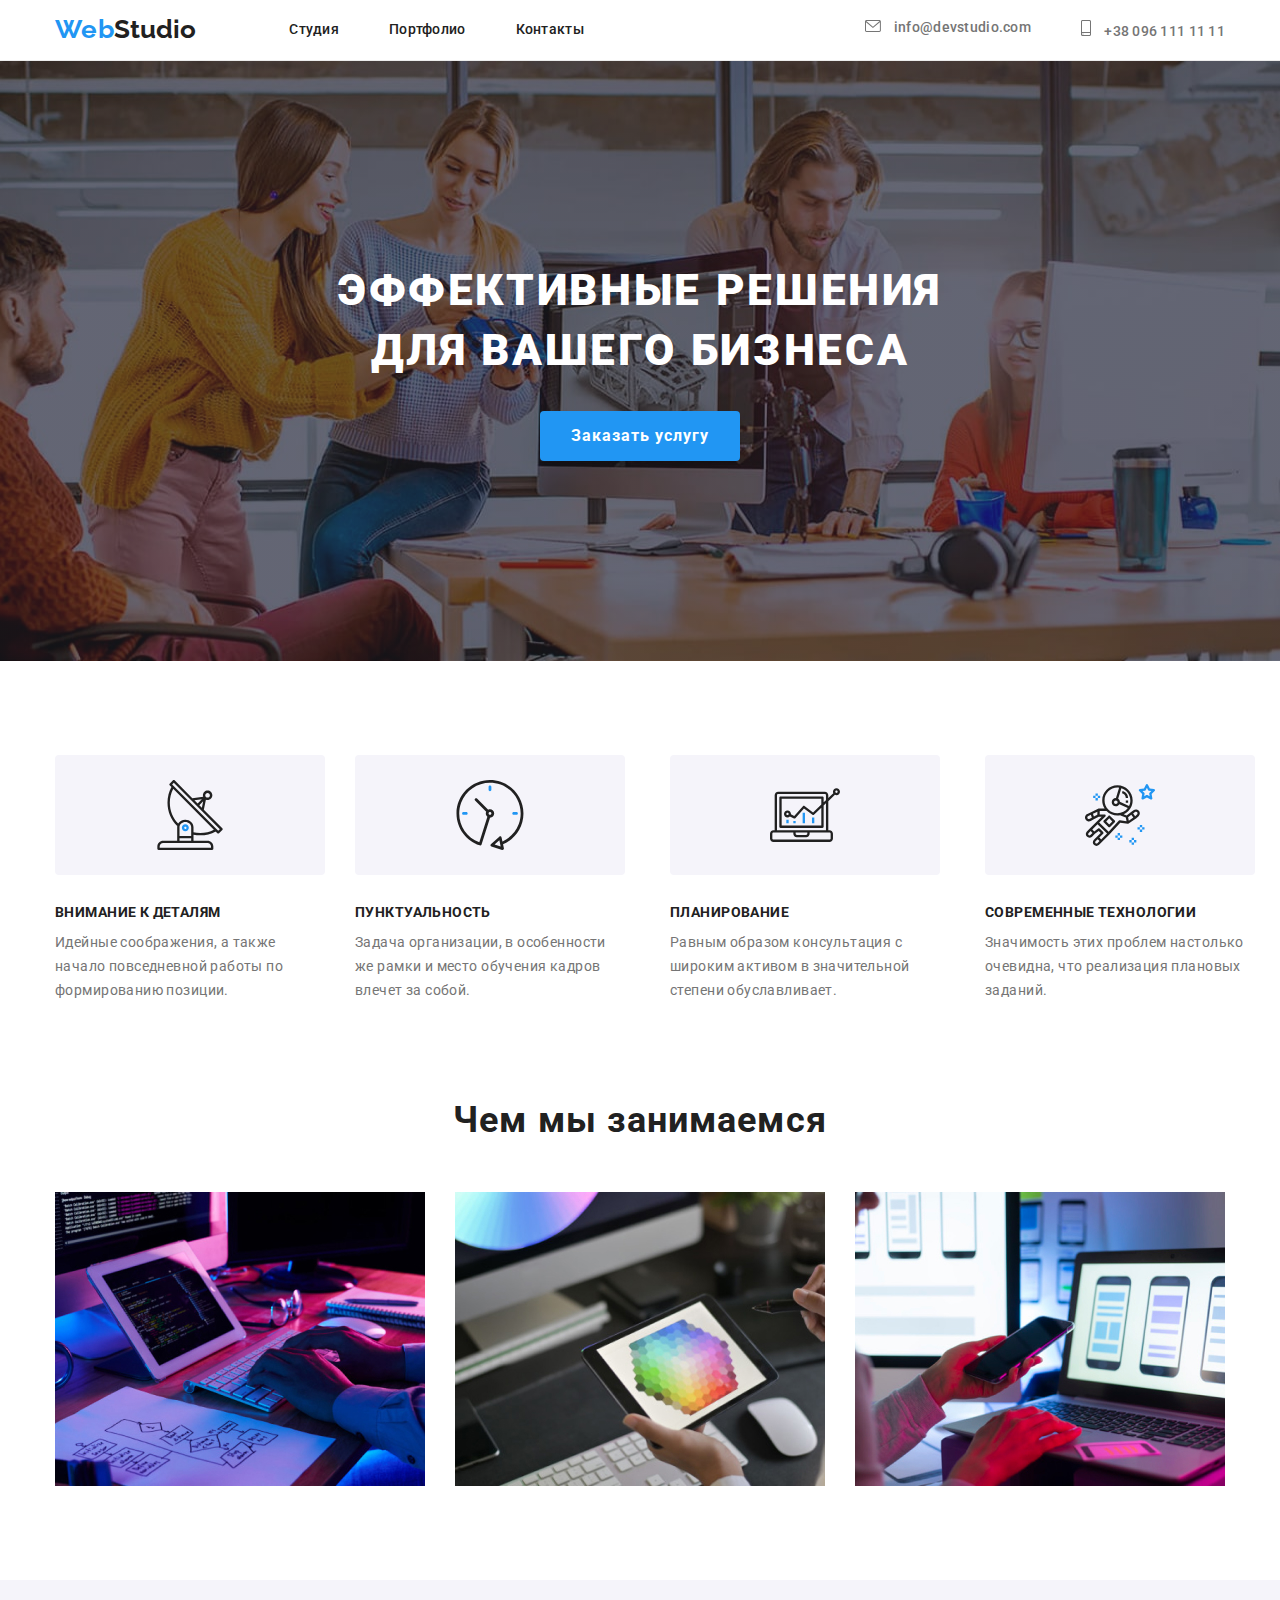
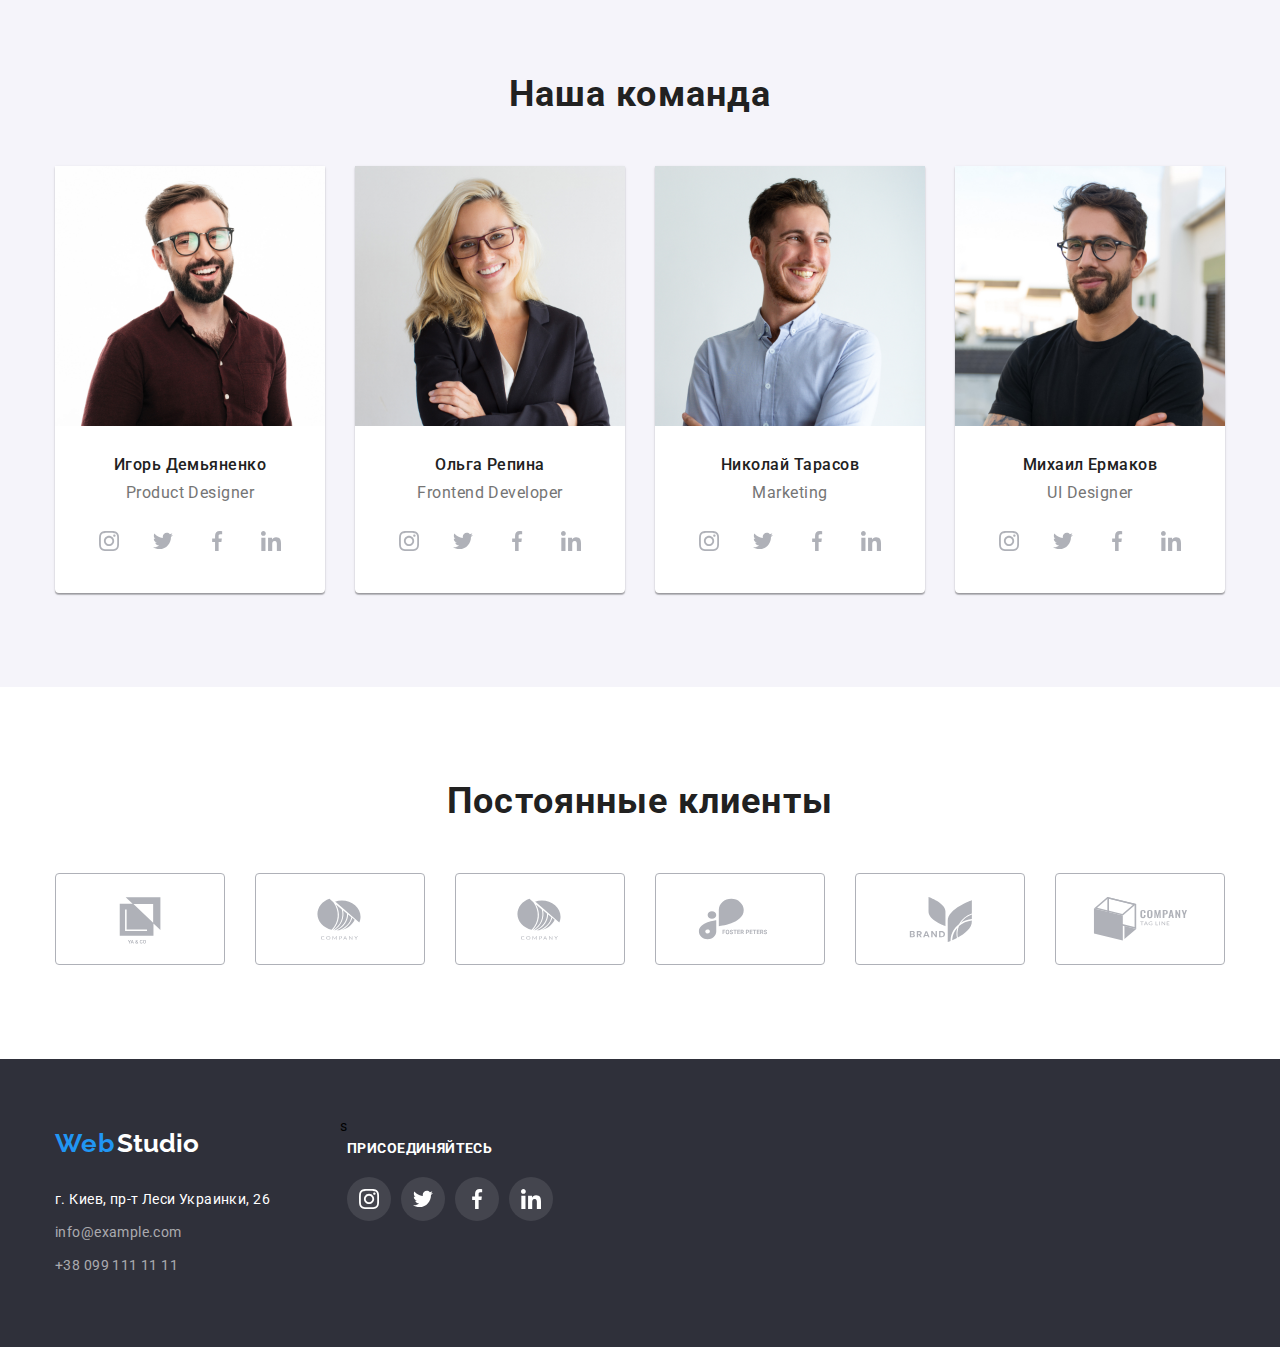
<file: index.html>
<!DOCTYPE html>
<html lang="ru">
  <head>
    <meta charset="UTF-8" />
    <meta http-equiv="X-UA-Compatible" content="IE=edge" />
    <meta name="viewport" content="width=device-width, initial-scale=1.0" />
    <link rel="preconnect" href="https://fonts.googleapis.com" />
    <link rel="preconnect" href="https://fonts.gstatic.com" crossorigin />

    <link rel="preconnect" href="https://fonts.googleapis.com" />
    <link rel="preconnect" href="https://fonts.gstatic.com" crossorigin />
    <link
      href="https://fonts.googleapis.com/css2?family=Roboto:wght@400;500;700;900&display=swap"
      rel="stylesheet"
    />
    <link rel="preconnect" href="https://fonts.googleapis.com" />
    <link rel="preconnect" href="https://fonts.gstatic.com" crossorigin />
    <link
      href="https://fonts.googleapis.com/css2?family=Raleway:wght@700&display=swap"
      rel="stylesheet"
    />

    <link rel="stylesheet" href="./styles.css/style.css" />
    <link rel="stylesheet" href="./styles.css/normalize.css" />
    <title>html1</title>
  </head>
  <body>
    <header class="header">
      <div class="conteiner">
        <a class="haeder-logo logo" lang="en" href=""
          ><span class="header_logo_text-web">Web</span
          ><span class="header_logo_text-studio">Studio</span>
        </a>
        <nav class="header-nav">
          <ul class="header-nav-list">
            <li class="header-nav-list-item">
              <a class="header-nav-list-item-link" href="index.html">Студия</a>
            </li>
            <li class="header-nav-list-item">
              <a class="header-nav-list-item-link" href="portfolio.html"
                >Портфолио</a
              >
            </li>
            <li class="header-nav-list-item">
              <a class="header-nav-list-item-link" href="">Контакты</a>
            </li>
          </ul>
        </nav>

        <div class="header-contacts">
          <ul class="header-list_contacts">
            <li class="header-list_contacts-item">
              <a
                class="header-list_contacts-item-link"
                href="mailto:info@devstudio.com"
              >
                <svg
                  class="header-list_contacts-item-link-icon-tell"
                  width="16"
                  height="12"
                >
                  <use
                    class="header-list_contacts-item-link-icon-tell_img"
                    href="./images/main/header/contacts-icon/symbol-defs.svg#icon-email"
                  ></use>
                </svg>
                info@devstudio.com
              </a>
            </li>
            <li class="header-list_contacts-item">
              <a class="header-list_contacts-item-link" href="tel:+380961111111"
                ><svg
                  class="header-list_contacts-item-link-icon-tell"
                  width="10"
                  height="16"
                >
                  <use
                    href="./images/main/header/contacts-icon/symbol-defs.svg#icon-smartphone"
                  ></use>
                </svg>
                +38 096 111 11 11
              </a>
            </li>
          </ul>
        </div>
      </div>
    </header>

    <main class="main">
      <section class="main-section_effect_bussines">
        <div class="conteiner">
          <h1 class="main-section_effect_bussines-title">
            Эффективные решения для вашего бизнеса
          </h1>
          <button class="main-section_effect_bussines-button" type="button">
            Заказать услугу
          </button>
        </div>
      </section>

      <section class="main_section">
        <div class="conteiner">
          <ul class="main_section-list">
            <li class="main_section-item">
              <div class="main-section-img_conteiner">
                <svg
                  class="main-section-img"
                  width="70"
                  height="70"
                  
                >
                  <use
                    href="./images/main/perspectives/symbol-defs.svg#icon-antenna1"
                  ></use>
                </svg>
              </div>

              <h3 class="main_section-title">Внимание к деталям</h3>
              <p class="main_section-text">
                Идейные соображения, а также начало повседневной работы по
                формированию позиции.
              </p>
            </li>
            <li class="main_section-item">             
          <ul class="main_section-list">
            <li class="main_section-item">
              <div class="main-section-img_conteiner">
                <svg
                  class="main-section-img"
                  width="70"
                  height="70"
                  
                >
                  <use
                    href="./images/main/perspectives/symbol-defs.svg#icon-clock2"
                  ></use>
                </svg>
              </div>
              <h3 class="main_section-title">Пунктуальность</h3>
              <p class="main_section-text">
                Задача организации, в особенности же рамки и место обучения
                кадров влечет за собой.
              </p>
            </li>
            <li class="main_section-item">
              <div class="conteiner">
          <ul class="main_section-list">
            <li class="main_section-item">
              <div class="main-section-img_conteiner">
                <svg
                  class="main-section-img"
                  width="70"
                  height="70"
                  
                >
                  <use
                    href="./images/main/perspectives/symbol-defs.svg#icon-diagrama3"
                  ></use>
                </svg>
              </div>
              <h3 class="main_section-title">Планирование</h3>
              <p class="main_section-text">
                Равным образом консультация с широким активом в значительной
                степени обуславливает.
              </p>
            </li>
            <li class="main_section-item">
              <div class="conteiner">
          <ul class="main_section-list">
            <li class="main_section-item">
              <div class="main-section-img_conteiner">
                <svg
                  class="main-section-img"
                  width="70"
                  height="70"
                  
                >
                  <use
                    href="./images/main/perspectives/symbol-defs.svg#icon-astronaut4"
                  ></use>
                </svg>
              </div>
              <h3 class="main_section-title">Современные технологии</h3>
              <p class="main_section-text">
                Значимость этих проблем настолько очевидна, что реализация
                плановых заданий.
              </p>
            </li>
          </ul>
        </div>
      </section>
      <section class="products">
        <div class="conteiner">
          <h2 class="products-title">Чем мы занимаемся</h2>
          <ul class="products-list">
            <li class="products-item">
              <img
                class="preducts-item-img"
                src="./images/section1/img.jpg"
                alt="картинка"
                width="370"
              />
            </li>
            <li class="products-item">
              <img
                class="products-item-img"
                src="./images/section1/img2.jpg"
                alt="картинка"
                width="370"
              />
            </li>
            <li class="products-item">
              <img
                class="products-item-img"
                src="./images/section1/img3.jpg"
                alt="картинка"
                width="370"
              />
            </li>
          </ul>
        </div>
      </section>

      <section class="command">
        <div class="conteiner">
          <h2 class="command-title_section">Наша команда</h2>
          <ul class="command-list">
            <li class="command-item">
              <img
                class="command-img"
                src="./images/commands/img.jpg"
                width="270"
                alt="Фото команды"
              />
              <div class="command-title_text">
                <h3 class="command-title">Игорь Демьяненко</h3>
                <p class="command-text">Product Designer</p>
                <ul class="command-soc-list">
                  <li class="command-soc-item">
                    <a class="command-soc-link" href="">
                      <svg class="command-soc-icon" width="20" height="20">
                        <use
                          href="./images/main/icon_soc/symbol-defs.svg#icon-instagram"
                        ></use>
                      </svg>
                    </a>
                  </li>
                  <li class="command-soc-item">
                    <a class="command-soc-link" href="">
                      <svg class="command-soc-icon" width="20" height="20">
                        <use
                          href="./images/main/icon_soc/symbol-defs.svg#icon-twitter"
                        ></use>
                      </svg>
                    </a>
                  </li>
                  <li class="command-soc-item">
                    <a class="command-soc-link" href="">
                      <svg class="command-soc-icon" width="20" height="20">
                        <use
                          href="./images/main/icon_soc/symbol-defs.svg#icon-facebook"
                        ></use>
                      </svg>
                    </a>
                  </li>
                  <li class="command-soc-item">
                    <a class="command-soc-link" href="">
                      <svg class="command-soc-icon" width="20" height="20">
                        <use
                          href="./images/main/icon_soc/symbol-defs.svg#icon-linkedin"
                        ></use>
                      </svg>
                    </a>
                  </li>
                </ul>
              </div>
            </li>
            <li class="command-item">
              <img
                class="command-img"
                src="./images/commands/img1.jpg"
                width="270"
                alt="Фото команды"
              />
              <div class="command-title_text">
                <h3 class="command-title">Ольга Репина</h3>
                <p class="command-text">Frontend Developer</p>
                <ul class="command-soc-list">
                  <li class="command-soc-item">
                    <a class="command-soc-link" href="">
                      <svg class="command-soc-icon" width="20" height="20">
                        <use
                          href="./images/main/icon_soc/symbol-defs.svg#icon-instagram"
                        ></use>
                      </svg>
                    </a>
                  </li>
                  <li class="command-soc-item">
                    <a class="command-soc-link" href="">
                      <svg class="command-soc-icon" width="20" height="20">
                        <use
                          href="./images/main/icon_soc/symbol-defs.svg#icon-twitter"
                        ></use>
                      </svg>
                    </a>
                  </li>
                  <li class="command-soc-item">
                    <a class="command-soc-link" href="">
                      <svg class="command-soc-icon" width="20" height="20">
                        <use
                          href="./images/main/icon_soc/symbol-defs.svg#icon-facebook"
                        ></use>
                      </svg>
                    </a>
                  </li>
                  <li class="command-soc-item">
                    <a class="command-soc-link" href="">
                      <svg class="command-soc-icon" width="20" height="20">
                        <use
                          href="./images/main/icon_soc/symbol-defs.svg#icon-linkedin"
                        ></use>
                      </svg>
                    </a>
                  </li>
                </ul>
              </div>
            </li>
            <li class="command-item">
              <img
                class="command-img"
                src="./images/commands/img2.jpg"
                width="270"
                alt="Фото команды"
              />
              <div class="command-title_text">
                <h3 class="command-title">Николай Тарасов</h3>
                <p class="command-text">Marketing</p>
                <ul class="command-soc-list">
                  <li class="command-soc-item">
                    <a class="command-soc-link" href="">
                      <svg class="command-soc-icon" width="20" height="20">
                        <use
                          href="./images/main/icon_soc/symbol-defs.svg#icon-instagram"
                        ></use>
                      </svg>
                    </a>
                  </li>
                  <li class="command-soc-item">
                    <a class="command-soc-link" href="">
                      <svg class="command-soc-icon" width="20" height="20">
                        <use
                          href="./images/main/icon_soc/symbol-defs.svg#icon-twitter"
                        ></use>
                      </svg>
                    </a>
                  </li>
                  <li class="command-soc-item">
                    <a class="command-soc-link" href="">
                      <svg class="command-soc-icon" width="20" height="20">
                        <use
                          href="./images/main/icon_soc/symbol-defs.svg#icon-facebook"
                        ></use>
                      </svg>
                    </a>
                  </li>
                  <li class="command-soc-item">
                    <a class="command-soc-link" href="">
                      <svg class="command-soc-icon" width="20" height="20">
                        <use
                          href="./images/main/icon_soc/symbol-defs.svg#icon-linkedin"
                        ></use>
                      </svg>
                    </a>
                  </li>
                </ul>
              </div>
            </li>
            <li class="command-item">
              <img
                class="command-img"
                src="./images/commands/img3.jpg"
                width="270"
                alt="Фото команды"
              />
              <div class="command-title_text">
                <h3 class="command-title">Михаил Ермаков</h3>
                <p class="command-text">UI Designer</p>
                <ul class="command-soc-list">
                  <li class="command-soc-item">
                    <a class="command-soc-link" href="">
                      <svg class="command-soc-icon" width="20" height="20">
                        <use
                          href="./images/main/icon_soc/symbol-defs.svg#icon-instagram"
                        ></use>
                      </svg>
                    </a>
                  </li>
                  <li class="command-soc-item">
                    <a class="command-soc-link" href="">
                      <svg class="command-soc-icon" width="20" height="20">
                        <use
                          href="./images/main/icon_soc/symbol-defs.svg#icon-twitter"
                        ></use>
                      </svg>
                    </a>
                  </li>
                  <li class="command-soc-item">
                    <a class="command-soc-link" href="">
                      <svg class="command-soc-icon" width="20" height="20">
                        <use
                          href="./images/main/icon_soc/symbol-defs.svg#icon-facebook"
                        ></use>
                      </svg>
                    </a>
                  </li>
                  <li class="command-soc-item">
                    <a class="command-soc-link" href="">
                      <svg class="command-soc-icon" width="20" height="20">
                        <use
                          href="./images/main/icon_soc/symbol-defs.svg#icon-linkedin"
                        ></use>
                      </svg>
                    </a>
                  </li>
                </ul>
              </div>
            </li>
          </ul>
        </div>
      </section>

      <section class="clients">
        <div class="conteiner">
          <h2 class="clients-title">Постоянные клиенты</h2>
          <ul class="clients-list">
            <li class="clients-item">
              <a class="clients-link" href="">
                <svg class="clients-img" width="106" height="60">
                  <use
                    href="./images/main/clients/symbol-defs.svg#icon-Logo-1"
                  ></use>
                </svg>
              </a>
            </li>
            <li class="clients-item">
              <a class="clients-link" href="">
                <svg class="clients-img" width="106" height="60">
                  <use
                    href="./images/main/clients/symbol-defs.svg#icon-Logo-2"
                  ></use>
                </svg>
              </a>
            </li>
            <li class="clients-item">
              <a class="clients-link" href="">
                <svg class="clients-img" width="106" height="60">
                  <use
                    href="./images/main/clients/symbol-defs.svg#icon-Logo-3"
                  ></use>
                </svg>
              </a>
            </li>
            <li class="clients-item">
              <a class="clients-link" href="">
                <svg class="clients-img" width="106" height="60">
                  <use
                    href="./images/main/clients/symbol-defs.svg#icon-Logo-4"
                  ></use>
                </svg>
              </a>
            </li>
            <li class="clients-item">
              <a class="clients-link" href="">
                <svg class="clients-img" width="106" height="60">
                  <use
                    href="./images/main/clients/symbol-defs.svg#icon-Logo-5"
                  ></use>
                </svg>
              </a>
            </li>
            <li class="clients-item">
              <a class="clients-link" href="">
                <svg class="clients-img" width="106" height="60">
                  <use
                    href="./images/main/clients/symbol-defs.svg#icon-Logo-6"
                  ></use>
                </svg>
              </a>
            </li>
          </ul>
        </div>
      </section>
    </main>

    <footer class="footer">
      <div class="conteiner footer_continer">
        <address class="footer-adress">
          <a class="footer-logo" lang="en" href="">
            <span class="footer_logo_text-web">Web</span>
            <span class="footer_logo_text-studio">Studio</span>
          </a>
          <ul class="footer-adress-list">
            <li class="footer-adress-item">
              <a
                class="footer-adress-link footer-adress-first_item"
                target="blank"
                href="https://www.google.com.ua/maps/place/%D0%B1%D1%83%D0%BB.+%D0%9B%D0%B5%D1%81%D0%B8+%D0%A3%D0%BA%D1%80%D0%B0%D0%B8%D0%BD%D0%BA%D0%B8,+26,+%D0%9A%D0%B8%D0%B5%D0%B2,+02000/@50.4265807,30.5361971,17z/data=!3m1!4b1!4m5!3m4!1s0x40d4cf0e033ecbe9:0x57a4dffefec77da0!8m2!3d50.4265807!4d30.5383858?hl=ru"
              >
                г. Киев, пр-т Леси Украинки, 26
              </a>
            </li>
            <li class="footer-adress-item">
              <a class="footer-adress-link" href="mailto:info@example.com"
                >info@example.com</a
              >
            </li>
            <li class="footer-adress-item">
              <a class="footer-adress-link" href="tel:+380991111111"
                >+38 099 111 11 11</a
              >
            </li>
          </ul>
        </address>
        s

        <section class="footer_soc">
          <h2 class="footer_soc-title">присоединяйтесь</h2>
          <ul class="footer_soc-list">
            <li class="footer_soc-item">
              <a class="footer_soc-link" href="">
                <svg class="footer_soc_icon" width="20px" height="20px">
                  <use
                    href="./images/main/icon_soc/symbol-defs.svg#icon-instagram"
                  ></use>
                </svg>
              </a>
            </li>
            <li class="footer_soc-item">
              <a class="footer_soc-link" href="">
                <svg class="footer_soc_icon" width="20px" height="20px">
                  <use
                    href="./images/main/icon_soc/symbol-defs.svg#icon-twitter"
                  ></use>
                </svg>
              </a>
            </li>
            <li class="footer_soc-item">
              <a class="footer_soc-link" class="footer_soc-link" href="">
                <svg class="footer_soc_icon" width="20px" height="20px">
                  <use
                    href="./images/main/icon_soc/symbol-defs.svg#icon-facebook"
                    width="20px"
                    height="20px"
                  ></use>
                </svg>
              </a>
            </li>
            <li class="footer_soc-item">
              <a class="footer_soc-link" href="">
                <svg class="footer_soc_icon" width="20px" height="20px">
                  <use
                    href="./images/main/icon_soc/symbol-defs.svg#icon-linkedin"
                    width="20px"
                    height="20px"
                  ></use>
                </svg>
              </a>
            </li>
          </ul>
        </section>
      </div>
    </footer>
  </body>
</html>
</file>
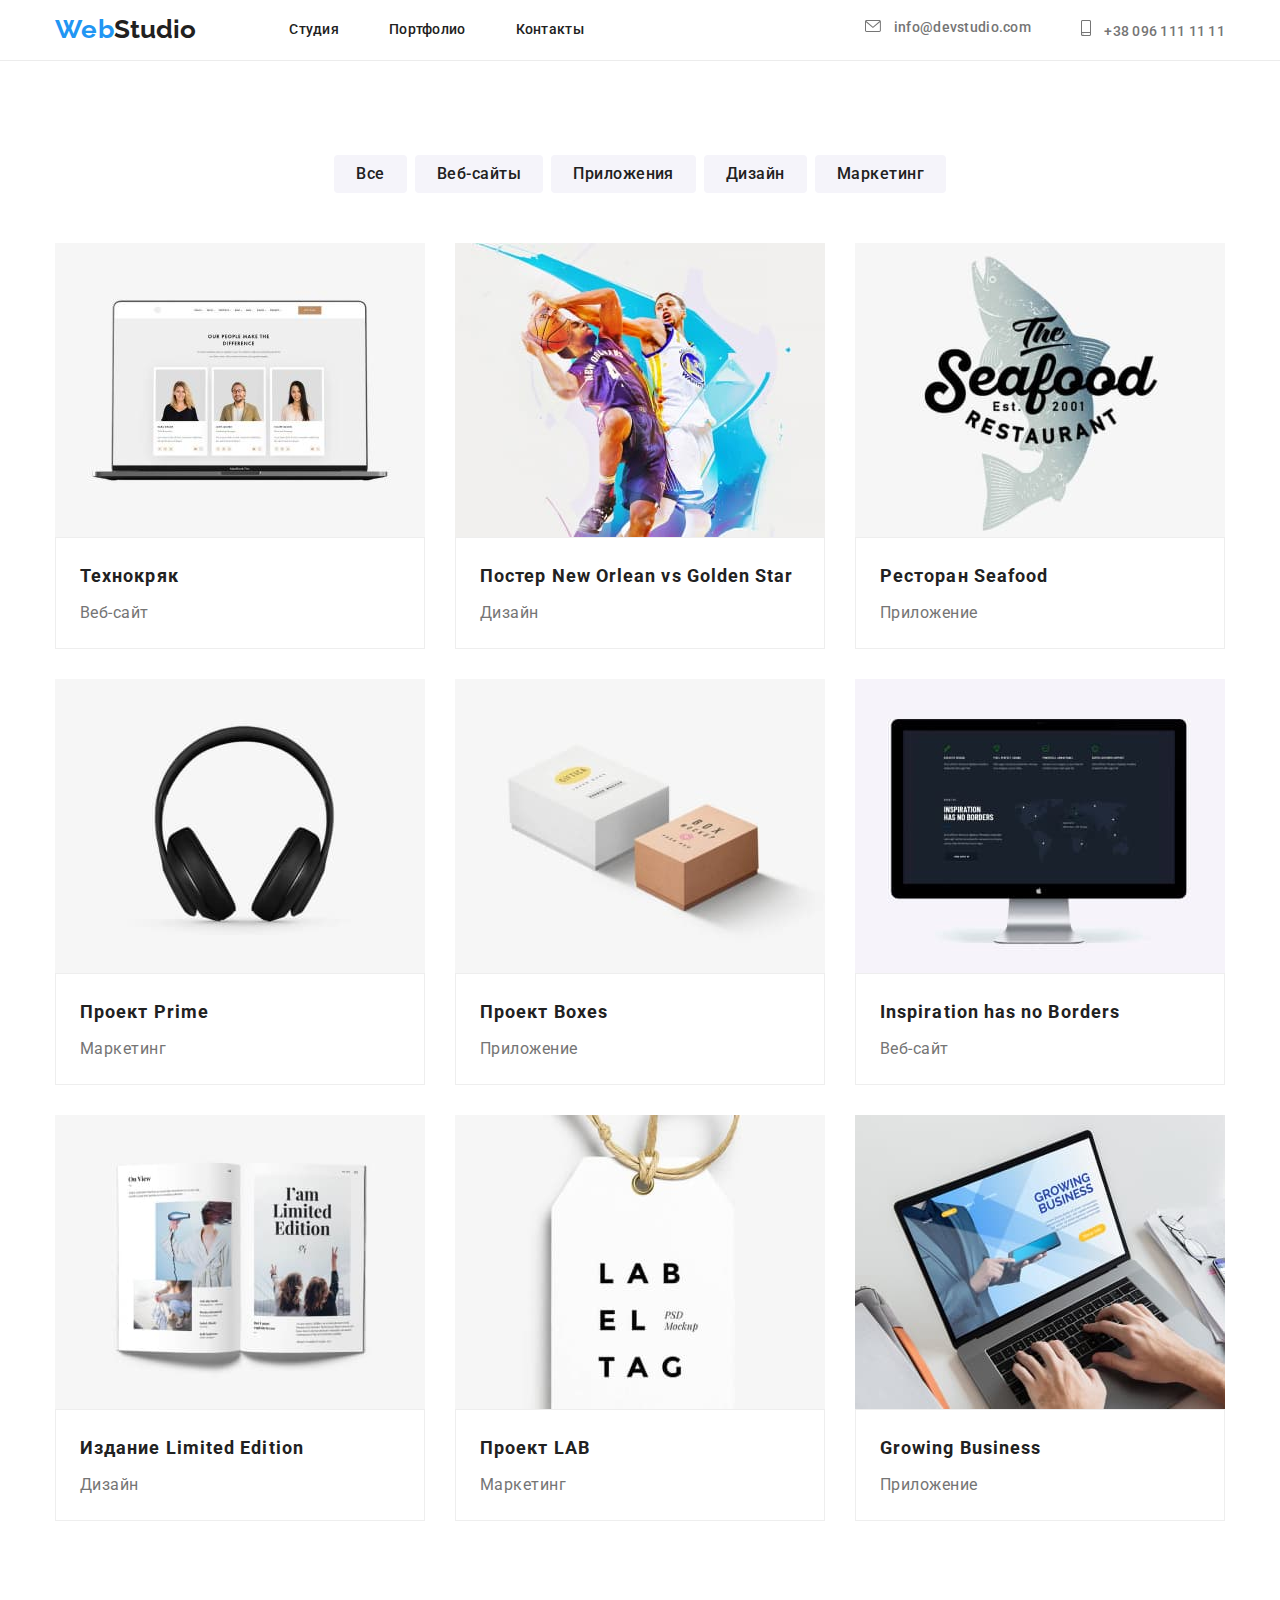
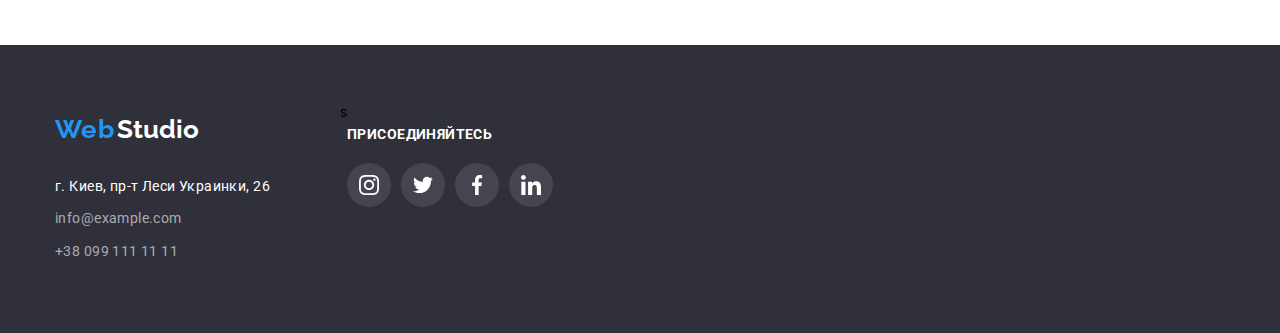
<file: portfolio.html>
<!DOCTYPE html>
<html lang="en">
  <head>
    <meta charset="UTF-8" />
    <meta http-equiv="X-UA-Compatible" content="IE=edge" />
    <meta name="viewport" content="width=device-width, initial-scale=1.0" />

    <link rel="preconnect" href="https://fonts.googleapis.com" />
    <link rel="preconnect" href="https://fonts.gstatic.com" crossorigin />
    <link
      href="https://fonts.googleapis.com/css2?family=Raleway:wght@700&family=Roboto:wght@400;500;700;900&display=swap"
      rel="stylesheet"
    />

    <link rel="preconnect" href="https://fonts.googleapis.com" />
    <link rel="preconnect" href="https://fonts.gstatic.com" crossorigin />
    <link
      href="https://fonts.googleapis.com/css2?family=Raleway:wght@700&display=swap"
      rel="stylesheet"
    />
    <link rel="stylesheet" href="./styles.css/style.css" />
    <link rel="stylesheet" href="./styles.css/normalize.css">
    <title>Portfolio</title>
  </head>
  <body>
   <header class="header">
      <div class="conteiner">
        <a class="haeder-logo logo" lang="en" href=""
          ><span class="header_logo_text-web">Web</span
          ><span class="header_logo_text-studio">Studio</span>
        </a>
        <nav class="header-nav">
          <ul class="header-nav-list">
            <li class="header-nav-list-item">
              <a class="header-nav-list-item-link" href="index.html">Студия</a>
            </li>
            <li class="header-nav-list-item">
              <a class="header-nav-list-item-link" href="portfolio.html"
                >Портфолио</a
              >
            </li>
            <li class="header-nav-list-item">
              <a class="header-nav-list-item-link" href="">Контакты</a>
            </li>
          </ul>
        </nav>

        <div class="header-contacts">
          <ul class="header-list_contacts">
            <li class="header-list_contacts-item">
              <a
                class="header-list_contacts-item-link"
                href="mailto:info@devstudio.com"
              >
                <svg
                  class="header-list_contacts-item-link-icon-tell"
                  width="16"
                  height="12"
                >
                  <use
                    class="header-list_contacts-item-link-icon-tell_img"
                    href="./images/main/header/contacts-icon/symbol-defs.svg#icon-email"
                  ></use>
                </svg>
                info@devstudio.com
              </a>
            </li>
            <li class="header-list_contacts-item">
              <a class="header-list_contacts-item-link" href="tel:+380961111111"
                ><svg
                  class="header-list_contacts-item-link-icon-tell"
                  width="10"
                  height="16"
                >
                  <use
                    href="./images/main/header/contacts-icon/symbol-defs.svg#icon-smartphone"
                  ></use>
                </svg>
                +38 096 111 11 11
              </a>
            </li>
          </ul>
        </div>
      </div>
    </header>

    <main class="main_portfolio">
      <section class="portfolio-section"> <!-- portfolio-section_buttons-->
        <div class="conteiner">
          <ul class="portfolio-section_buttons-list"> <!-- portfolio-section_buttons-list-->
            <li class="portfolio-section_buttons-item"> <!-- portfolio-section_buttons-item-->
              <button class="portfolio-section_buttons-button" type="button">
                Все
              </button>
            </li>
            <li class="portfolio-section_buttons-item">
              <button class="portfolio-section_buttons-button" type="button">
                Веб-сайты
              </button>
            </li>
            <li class="portfolio-section_buttons-item">
              <button class="portfolio-section_buttons-button" type="button">
                Приложения
              </button>
            </li>
            <li class="portfolio-section_buttons-item">
              <button class="portfolio-section_buttons-button" type="button">
                Дизайн
              </button>
            </li>
            <li class="portfolio-section_buttons-item">
              <button class="portfolio-section_buttons-button" type="button">
                Маркетинг
              </button>
            </li>
          </ul>
  <!-- section_images-->        
          <ul class="section_images-list">
            <li class="section_images-item">
              <img
                class="section_images-img"
                src="./images/portfolio/img1.jpg"
                alt="картинка"
                width="370"
              />
              <div class="images_text">
                <h3 class="section_images-title">Технокряк</h3>
                <p class="section_images-text">Веб-сайт</p>
              </div>
            </li>
            <li class="section_images-item">
              <img
                class="section_images-img"
                src="./images/portfolio/img2.jpg"
                alt="картинка"
                width="370"
              />
              <div class="images_text">
                <h3 class="section_images-title">
                  Постер <span lang="en">New Orlean vs Golden Star</span>
                </h3>
                <p class="section_images-text">Дизайн</p>
              </div>
            </li>
            <li class="section_images-item">
              <img
                class="section_images-img"
                src="./images/portfolio/img3.jpg"
                alt="картинка"
                width="370"
              />
              <div class="images_text">
                <h3 class="section_images-title">
                  Ресторан <span lang="en">Seafood</span>
                </h3>
                <p class="section_images-text">Приложение</p>
              </div>
            </li>
            <li class="section_images-item">
              <img
                class="section_images-img"
                src="./images/portfolio/img4.jpg"
                alt="картинка"
                width="370"
              />
              <div class="images_text">
                <h3 class="section_images-title">Проект <span lang="en">Prime</span></h3>
                <p class="section_images-text">Маркетинг</p>
              </div>
            </li>
            <li class="section_images-item">
              <img
                class="section_images-img"
                src="./images/portfolio/img5.jpg"
                alt="картинка"
                width="370"
              />
              <div class="images_text">
                <h3 class="section_images-title">Проект <span>Boxes</span></h3>
                <p class="section_images-text">Приложение</p>
              </div>
            </li>
            <li class="section_images-item">
              <img
                class="section_images-img"
                src="./images/portfolio/img6.jpg"
                alt="картинка"
                width="370"
              />
              <div class="images_text">
                <h3 class="section_images-title">
                  <span>Inspiration has no Borders</span>
                </h3>
                <p class="section_images-text">Веб-сайт</p>
              </div>
            </li>
            <li class="section_images-item">
              <img
                class="section_images-img"
                src="./images/portfolio/img7.jpg"
                alt="картинка"
                width="370"
              />
              <div class="images_text">
                <h3 class="section_images-title">
                  Издание <span lang="en">Limited Edition</span>
                </h3>
                <p class="section_images-text">Дизайн</p>
              </div>
            </li>
            <li class="section_images-item">
              <img
                class="section_images-img"
                src="./images/portfolio/img8.jpg"
                alt="картинка"
                width="370"
              />
              <div class="images_text">
                <h3 class="section_images-title">
                  Проект <span lang="en">LAB</span>
                </h3>
                <p class="section_images-text">Маркетинг</p>
              </div>
            </li>
            <li class="section_images-item">
              <img
                class="section_images-img"
                src="./images/portfolio/img9.jpg"
                alt="картинка"
                width="370"
              />
              <div class="images_text">
                <h3 class="section_images-title">
                  <span lang="en">Growing Business</span>
                </h3>
                <p class="section_images-text">Приложение</p>
                            </li>
              </div>
          </ul>
        </div>
      </section>
    </main>

    <footer class="footer">
      <div class="conteiner footer_continer">
        <address class="footer-adress">
          <a class="footer-logo" lang="en" href="">
            <span class="footer_logo_text-web">Web</span>
            <span class="footer_logo_text-studio">Studio</span>
          </a>
          <ul class="footer-adress-list">
            <li class="footer-adress-item">
              <a
                class="footer-adress-link footer-adress-first_item"
                target="blank"
                href="https://www.google.com.ua/maps/place/%D0%B1%D1%83%D0%BB.+%D0%9B%D0%B5%D1%81%D0%B8+%D0%A3%D0%BA%D1%80%D0%B0%D0%B8%D0%BD%D0%BA%D0%B8,+26,+%D0%9A%D0%B8%D0%B5%D0%B2,+02000/@50.4265807,30.5361971,17z/data=!3m1!4b1!4m5!3m4!1s0x40d4cf0e033ecbe9:0x57a4dffefec77da0!8m2!3d50.4265807!4d30.5383858?hl=ru"
              >
                г. Киев, пр-т Леси Украинки, 26
              </a>
            </li>
            <li class="footer-adress-item">
              <a class="footer-adress-link" href="mailto:info@example.com"
                >info@example.com</a
              >
            </li>
            <li class="footer-adress-item">
              <a class="footer-adress-link" href="tel:+380991111111"
                >+38 099 111 11 11</a
              >
            </li>
          </ul>
        </address>
        s

        <section class="footer_soc">
          <h2 class="footer_soc-title">присоединяйтесь</h2>
          <ul class="footer_soc-list">
            <li class="footer_soc-item">
              <a class="footer_soc-link" href="">
                <svg class="footer_soc_icon" width="20px" height="20px">
                  <use
                    href="./images/main/icon_soc/symbol-defs.svg#icon-instagram"
                  ></use>
                </svg>
              </a>
            </li>
            <li class="footer_soc-item">
              <a class="footer_soc-link" href="">
                <svg class="footer_soc_icon" width="20px" height="20px">
                  <use
                    href="./images/main/icon_soc/symbol-defs.svg#icon-twitter"
                  ></use>
                </svg>
              </a>
            </li>
            <li class="footer_soc-item">
              <a class="footer_soc-link" class="footer_soc-link" href="">
                <svg class="footer_soc_icon" width="20px" height="20px">
                  <use
                    href="./images/main/icon_soc/symbol-defs.svg#icon-facebook"
                    width="20px"
                    height="20px"
                  ></use>
                </svg>
              </a>
            </li>
            <li class="footer_soc-item">
              <a class="footer_soc-link" href="">
                <svg class="footer_soc_icon" width="20px" height="20px">
                  <use
                    href="./images/main/icon_soc/symbol-defs.svg#icon-linkedin"
                    width="20px"
                    height="20px"
                  ></use>
                </svg>
              </a>
            </li>
          </ul>
        </section>
      </div>
    </footer>
  </body>
</html>
</file>
<file: styles.css/style.css>
/*Обнуление стилей*/
* {
  padding: 0;
  margin: 0;
  border: 0;
}
*,
*:before,
*:after {
  -moz-box-sizing: border-box;
  -webkit-box-sizing: border-box;
  box-sizing: border-box;
}
:focus,
:active {
  outline: none;
}
a {
  text-decoration-skip-ink: auto;
}
a:focus,
a:active {
  outline: none;
}
nav,
footer,
header,
aside {
  display: block;
}
html,
body {
  height: 100%;
  width: 100%;
  font-size: 100%;
  line-height: 1;
  font-size: 14px;
  -ms-text-size-adjust: 100%;
  -moz-text-size-adjust: 100%;
  -webkit-text-size-adjust: 100%;
}
input,
button,
textarea {
  font-family: inherit;
}
input::-ms-clear {
  display: none;
}
button {
  cursor: pointer;
}
button::-moz-focus-inner {
  padding: 0;
  border: 0;
}
a,
a:visited {
  text-decoration: none;
}
a:hover {
  text-decoration: none;
}
ul li {
  list-style: none;
}
img {
  vertical-align: top;
}
h1,
h2,
h3,
h4,
h5,
h6 {
  font-size: inherit;
  font-weight: 400;
}
/*переменная шрифтов*/
:root {
  --font-raleway: "Raleway", sans-serif;
}
/*fonts-colors*/

:root {
  --color-actsent: #2196f3;
  --title-color: #212121;
  --text-color: #757575;
  --color-main_title: #ffffff;
}
/*bg-color*/
:root {
  --bg-color-dark: #2f303a;
  --bg-color-white: #ffffff;
  --bg-color-white_two: #f5f4fa;
}
/*index-html-header*/
* {
  list-style: none;
  text-decoration: none;
}
body {
  font-family: "roboto";
  background-color: var(--bg-color-white);
}

.header .conteiner {
  display: flex;
  align-items: center;
}

.conteiner {
  width: 1200px;
  margin: 0 auto;
  padding-left: 15px;
  padding-right: 15px;
}

.header {
  padding: 5px 0 6px 0;
  background-color: var(--bg-color-white);
  border-bottom: 1px solid #ececec;
}

.haeder-logo {
  margin-right: 93px;
}
.header_logo_text-web,
.footer_logo_text-web {
  text-decoration: none;
  color: var(--color-actsent);
  font-family: var(--font-raleway);
  font-weight: 700;
  font-size: 26px;
  line-height: 1.9;
  letter-spacing: 0.03em;
}
.header_logo_text-studio {
  text-decoration: none;
  color: var(--title-color);
  font-family: var(--font-raleway);
  font-weight: 700;
  font-size: 26px;
  line-height: 1.19;
}
.footer_logo_text-studio {
  text-decoration: none;
  color: var(--bg-color-white);
  font-family: var(--font-raleway);
  font-weight: 700;
  font-size: 26px;
  line-height: 1.19;
}
.logo_text {
  color: #2196f3;
}
.header-nav {
}

.header-nav-list {
  display: flex;
}
.header-nav-list-item:not(:last-child) {
  margin-right: 50px;
}
.header-nav-list-item-link {
  color: var(--title-color);
  font-weight: 500;
  font-size: 14px;
  line-height: 1.14;
  letter-spacing: 0.02em;
}
.header-nav-list-item-link:hover {
  color: var(--color-actsent);
}
.header-nav-list-item-link:focus {
  color: var(--color-actsent);
}
.header-contacts {
  margin-left: auto;
}
.header-list_contacts {
  display: flex;
}
.header-list_contacts-item {
  margin-left: 50px;
}
.header-list_contacts-item-link {
  color: var(--text-color);
  font-weight: 500;
  font-size: 14px;
  line-height: 1.14;
  letter-spacing: 0.02em;
  fill: currentColor;
}
.header-list_contacts-item-link:hover {
  color: var(--color-actsent);
}
.header-list_contacts-item-link:focus {
  color: var(--color-actsent);
}

.header-list_contacts-item-link-icon-tell {
  margin-right: 10px;
}

/*main*/
.main {
}
.main-section_effect_bussines {
  padding-top: 200px;
  padding-bottom: 200px;
  background-image: linear-gradient(
      rgba(47, 48, 58, 0.4),
      rgba(47, 48, 58, 0.4)
    ),
    url(../images/main/Img-min.jpg);
  background-repeat: no-repeat;
  background-position: center;
}

.main-section_effect_bussines-title {
  margin: 0 auto;
  margin-bottom: 30px;
  color: var(--color-main_title);

  font-weight: 900;
  font-size: 44px;
  line-height: 1.36;
  text-align: center;
  letter-spacing: 0.06em;
  text-transform: uppercase;
  max-width: 696px;
}
.main-section_effect_bussines-button {
  border-radius: 4px;
  background: #2196f3;
  display: flex;
  margin: 0 auto;
  display: block;
  width: 200px;
  height: 50px;
  width: 200px;
  height: 50px;
  left: 700px;
  top: 430px;
  cursor: pointer;

  box-shadow: 0px 4px 4px rgba(0, 0, 0, 0.15);

  font-weight: 700;
  font-size: 16px;
  line-height: 1.87;

  letter-spacing: 0.06em;
  color: var(--color-main_title);
}

.main_section {
  padding-top: 94px;
  padding-bottom: 94px;
}
.main_section-list {
  display: flex;
}
.main_section-item:not(:last-child) {
  margin-right: 30px;
}
.main-ddd {
  fill: #2196f3;
}

.main-section-img_conteiner {
  width: 270px;
  height: 120px;
  background: #f5f4fa;
  border-radius: 4px;
  padding: 25px 100px;
  margin-bottom: 30px;
}
.main-section-img {
}
.main_section-img {
  border-radius: 4px;
  margin-bottom: 30px;
}
.main_section-img:not(last-child) {
}
.main_section-title {
  margin-bottom: 10px;
  color: var(--title-color);
  font-weight: 700;
  font-size: 14px;
  line-height: 1.14;
  letter-spacing: 0.03em;
  text-transform: uppercase;
}
.main_section-text {
  max-width: 270px;
  height: 75px;
  color: var(--text-color);
  font-size: 14px;
  line-height: 1.71;
  letter-spacing: 0.03em;
}
.products {
  padding-bottom: 94px;
}
.products-title {
  margin-bottom: 50px;
  font-weight: 700;
  font-size: 36px;
  line-height: 1.16;
  text-align: center;
  letter-spacing: 0.03em;
  color: var(--title-color);
}
.products-list {
  display: flex;
}
.products-item {
}
.products-item:not(:last-child) {
  margin-right: 30px;
}
.preducts-item-img {
}
.products-item-img {
}
.command {
  background-color: var(--bg-color-white_two);
  padding-top: 94px;
  padding-bottom: 94px;
}
.command-title_section {
  margin-bottom: 50px;
  font-size: 36px;
  line-height: 1.16;
  text-align: center;
  letter-spacing: 0.03em;
  color: var(--title-color);
  font-style: normal;
  font-weight: 700;
}
.command-list {
  display: flex;
}

.command-item {
  background-color: var(--bg-color-white);
  box-shadow: 0px 1px 3px rgba(0, 0, 0, 0.12), 0px 1px 1px rgba(0, 0, 0, 0.14),
    0px 2px 1px rgba(0, 0, 0, 0.2);
  border-radius: 0px 0px 4px 4px;
}
.command-item:not(:last-child) {
  margin-right: 30px;
}
.command-list-img {
}
.command-img {
}
.command-title_text {
  margin: 30px 0;
}
.command-title {
  text-align: center;
  margin-bottom: 10px;
  font-weight: 500;
  line-height: 1.18;
  font-size: 16px;

  letter-spacing: 0.03em;
  color: var(--title-color);
}
.command-text {
  text-align: center;
  margin-bottom: 16px;
  font-size: 16px;
  line-height: 1.18;

  letter-spacing: 0.03em;
  color: var(--text-color);
}
.command-soc-list {
  display: flex;
  justify-content: center;
}
.command-soc-link {
  width: 44px;
  height: 44px;
  display: flex;
  justify-content: center;
  align-items: center;
  border-radius: 50%;
  color: #afb1b8;
}
.command-soc-icon {
  fill: currentColor;
}

.command-soc-link:hover {
  background-color: #2196f3;
  color: white;
}
.command-soc-link:focus {
  background-color: #2196f3;
  color: white;
}
.command-soc-item:not(:last-child) {
  margin-right: 10px;
}

.clients {
  padding: 94px 0;
}
.clients-title {
  margin-bottom: 50px;
  font-weight: 700;
  font-size: 36px;
  line-height: 1.16;
  text-align: center;
  letter-spacing: 0.03em;

  color: var(--title-color);
}
.clients-list {
  display: flex;
}

.clients-item:not(:last-child) {
  margin-right: 30px;
}
.clients-item:hover {
  color: #afb1b8;
}
.clients-item:hover {
  color: var(--color-actsent);
}

.clients-link {
  display: block;
  width: 170px;
  height: 92px;
  border: 1px solid #afb1b8;
  box-sizing: border-box;
  border-radius: 4px;
  color: #afb1b8;
}
.clients-link:hover {
  color: var(--color-actsent);
  border: 1px solid var(--color-actsent);
}
.clients-link:focus {
  color: var(--color-actsent);
  border: 1px solid var(--color-actsent);
}

.clients-link-conteiner {
  width: 170px;
  height: 92px;
}

.clients-link-conteiner:focus {
  border: 1px solid red;
  box-sizing: border-box;
}
.clients-img {
  fill: currentColor;
  margin: 16px 32px;
  display: block;

  fill: currentColor;
}
.clients-img:hover {
  fill: currentColor;
}

/*footer*/
.footer {
  padding-top: 60px;
  padding-bottom: 60px;
  background-color: var(--bg-color-dark);
}
.footer_continer {
  display: flex;
}

.footer-logo {
  font-style: normal;
}
.footer-adress {
  margin-right: 70px;
}
.footer-adress-list {
  margin-top: 20px;
}
.footer-adress-item {
  margin-bottom: 9px;
}

.footer-adress-link {
  font-size: 14px;
  line-height: 1.71;
  letter-spacing: 0.03em;
  color: rgba(255, 255, 255, 0.6);
  font-style: normal;
}

.footer-adress-link:hover {
  color: var(--color-main_title);
}
.footer-adress-link:focus {
  color: var(--color-main_title);
}
.footer-adress-first_item {
  margin-bottom: 9px;
  font-size: 14px;
  line-height: 1.71;
  letter-spacing: 0.03em;
  color: var(--color-main_title);
  font-style: normal;
}

.footer_soc {
}
.footer_soc-title {
  margin-top: 22px;
  margin-bottom: 20px;
  font-weight: 700;
  font-size: 14px;
  line-height: 1.14;
  letter-spacing: 0.03em;
  text-transform: uppercase;
  color: #ffffff;
}
.footer_soc-list {
  display: flex;
  justify-content: center;
}
.footer_soc-item {
  margin-right: 10px;
}
.footer_soc_icon {
}
.footer_soc-link {
  width: 44px;
  height: 44px;
  display: flex;
  justify-content: center;
  align-items: center;
  border-radius: 50%;
  background-color: rgba(255, 255, 255, 0.1);
  fill: #ffffff;
}

.footer_soc-link:hover {
  background-color: var(--color-actsent);
  fill: #ffffff;
}
.footer_soc-link:focus {
  background-color: var(--color-actsent);
}

/*portfolio - main*/

.main_portfolio {
}
.portfolio-section {
  padding: 94px 0;
}
.portfolio-section_buttons-list {
  display: flex;
  justify-content: center;
  margin-bottom: 50px;
}
.portfolio-section_buttons-item:not(:last-child) {
  margin-right: 8px;
}
.portfolio-section_buttons-button {
  font-weight: 500;
  font-size: 16px;
  line-height: 1.62;
  cursor: pointer;
  text-align: center;
  letter-spacing: 0.03em;
  color: var(--title-color);
  min-width: 73px;
  height: 38px;
  left: 495px;
  top: 174px;
  background: #f5f4fa;
  border-radius: 4px;
  padding: 6px 22px;
}
.portfolio-section_buttons-button:hover {
  color: #ffffff;
  background: var(--color-actsent);
  box-shadow: 0px 3px 1px rgba(0, 0, 0, 0.1), 0px 1px 2px rgba(0, 0, 0, 0.08),
    0px 2px 2px rgba(0, 0, 0, 0.12);
  border-radius: 4px;
}

.portfolio-section_buttons-button:focus {
  color: #ffffff;
  background: var(--color-actsent);
  box-shadow: 0px 3px 1px rgba(0, 0, 0, 0.1), 0px 1px 2px rgba(0, 0, 0, 0.08),
    0px 2px 2px rgba(0, 0, 0, 0.12);
  border-radius: 4px;
}
.section_images {
  padding-bottom: 94px;
}
.section_images-list {
  display: flex;
  flex-wrap: wrap;
  margin-left: -30px;
}
.section_images-item {
  width: calc(100% / 3 - 30px);
  margin-left: 30px;

  margin-bottom: 30px;
}
.section_images-item:hover {
  box-shadow: 0px 1px 1px rgba(0, 0, 0, 0.12), 0px 4px 4px rgba(0, 0, 0, 0.06),
    1px 4px 6px rgba(0, 0, 0, 0.16);
}
.section_images-item:focus {
  box-shadow: 0px 1px 1px rgba(0, 0, 0, 0.12), 0px 4px 4px rgba(0, 0, 0, 0.06),
    1px 4px 6px rgba(0, 0, 0, 0.16);
}

.section_images-img {
}
.images_text {
  padding: 20px 24px;

  border: 1px solid #eeeeee;
}
.section_images-title {
  margin-bottom: 4px;
  font-weight: 700;
  font-size: 18px;
  line-height: 2;
  letter-spacing: 0.06em;
  color: var(--title-color);
}
.section_images-text {
  font-size: 16px;
  line-height: 1.87;
  letter-spacing: 0.03em;
  color: var(--text-color);
}
</file>
